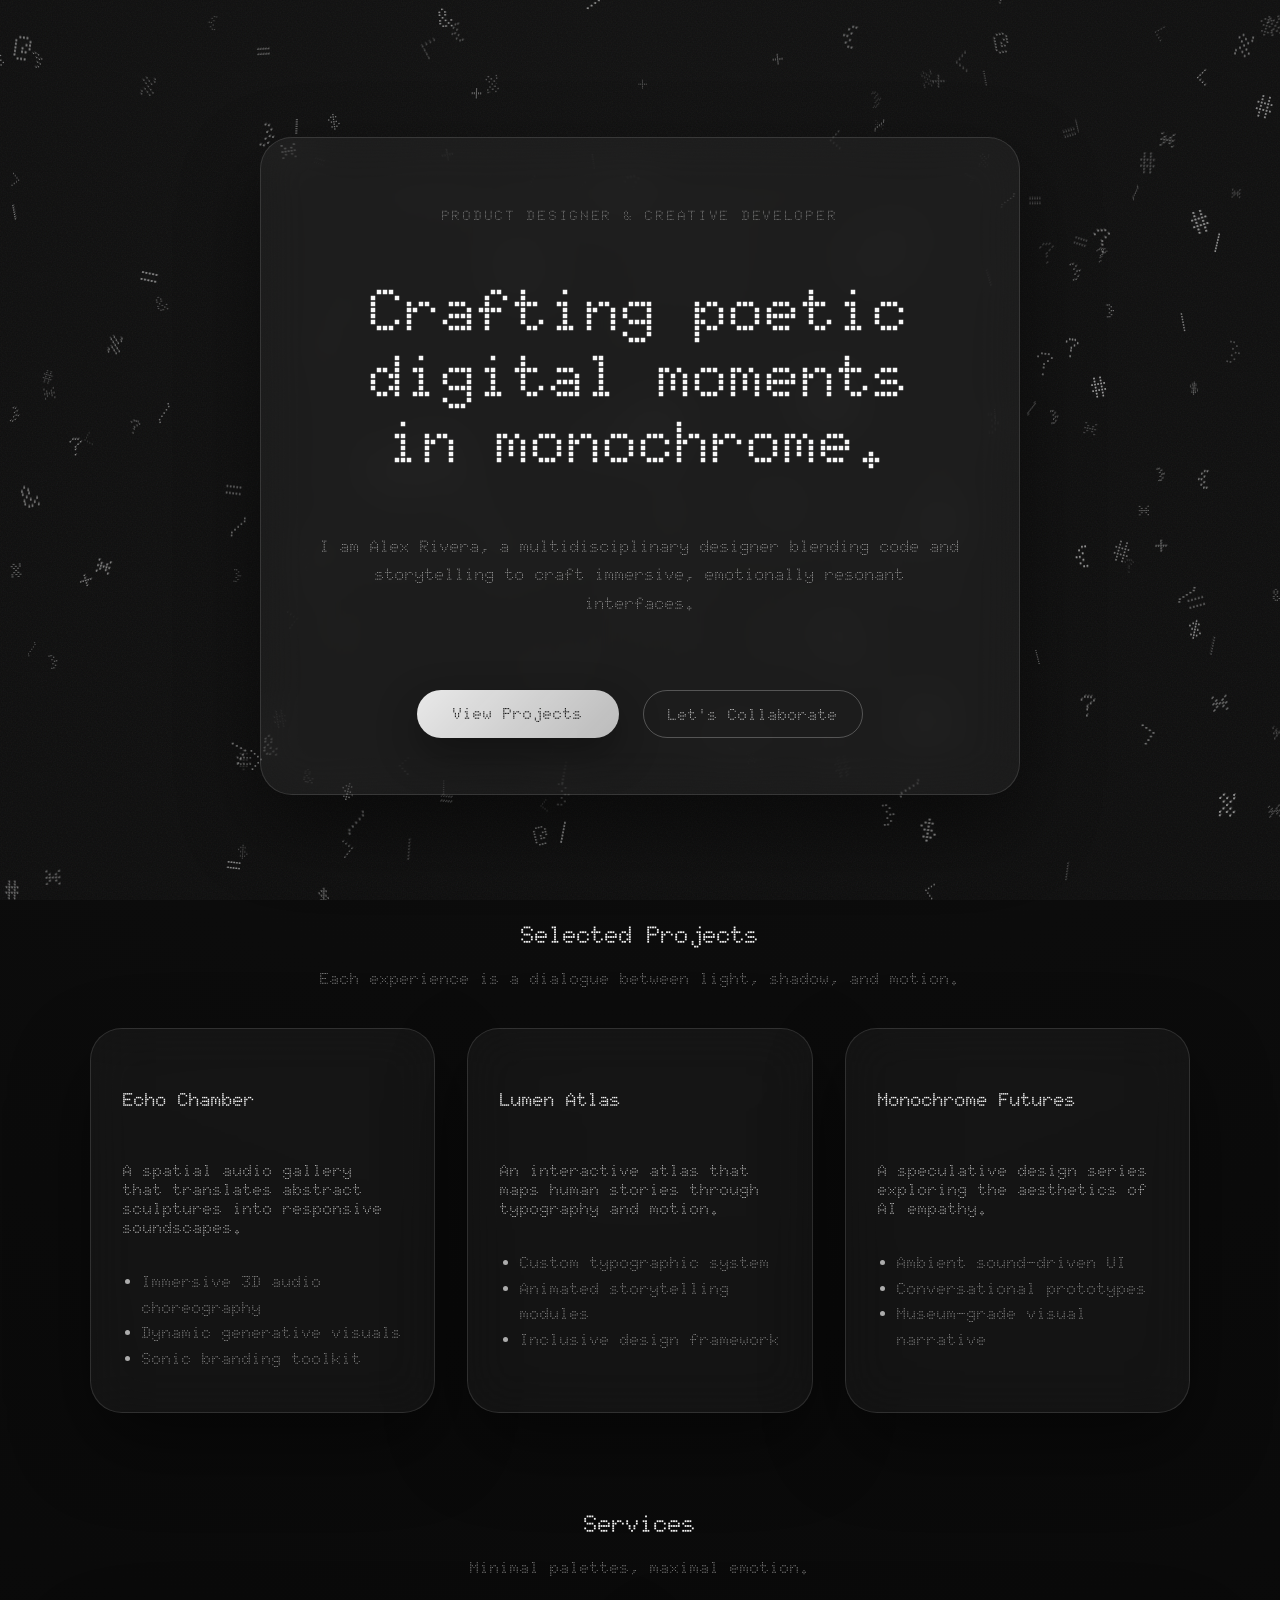
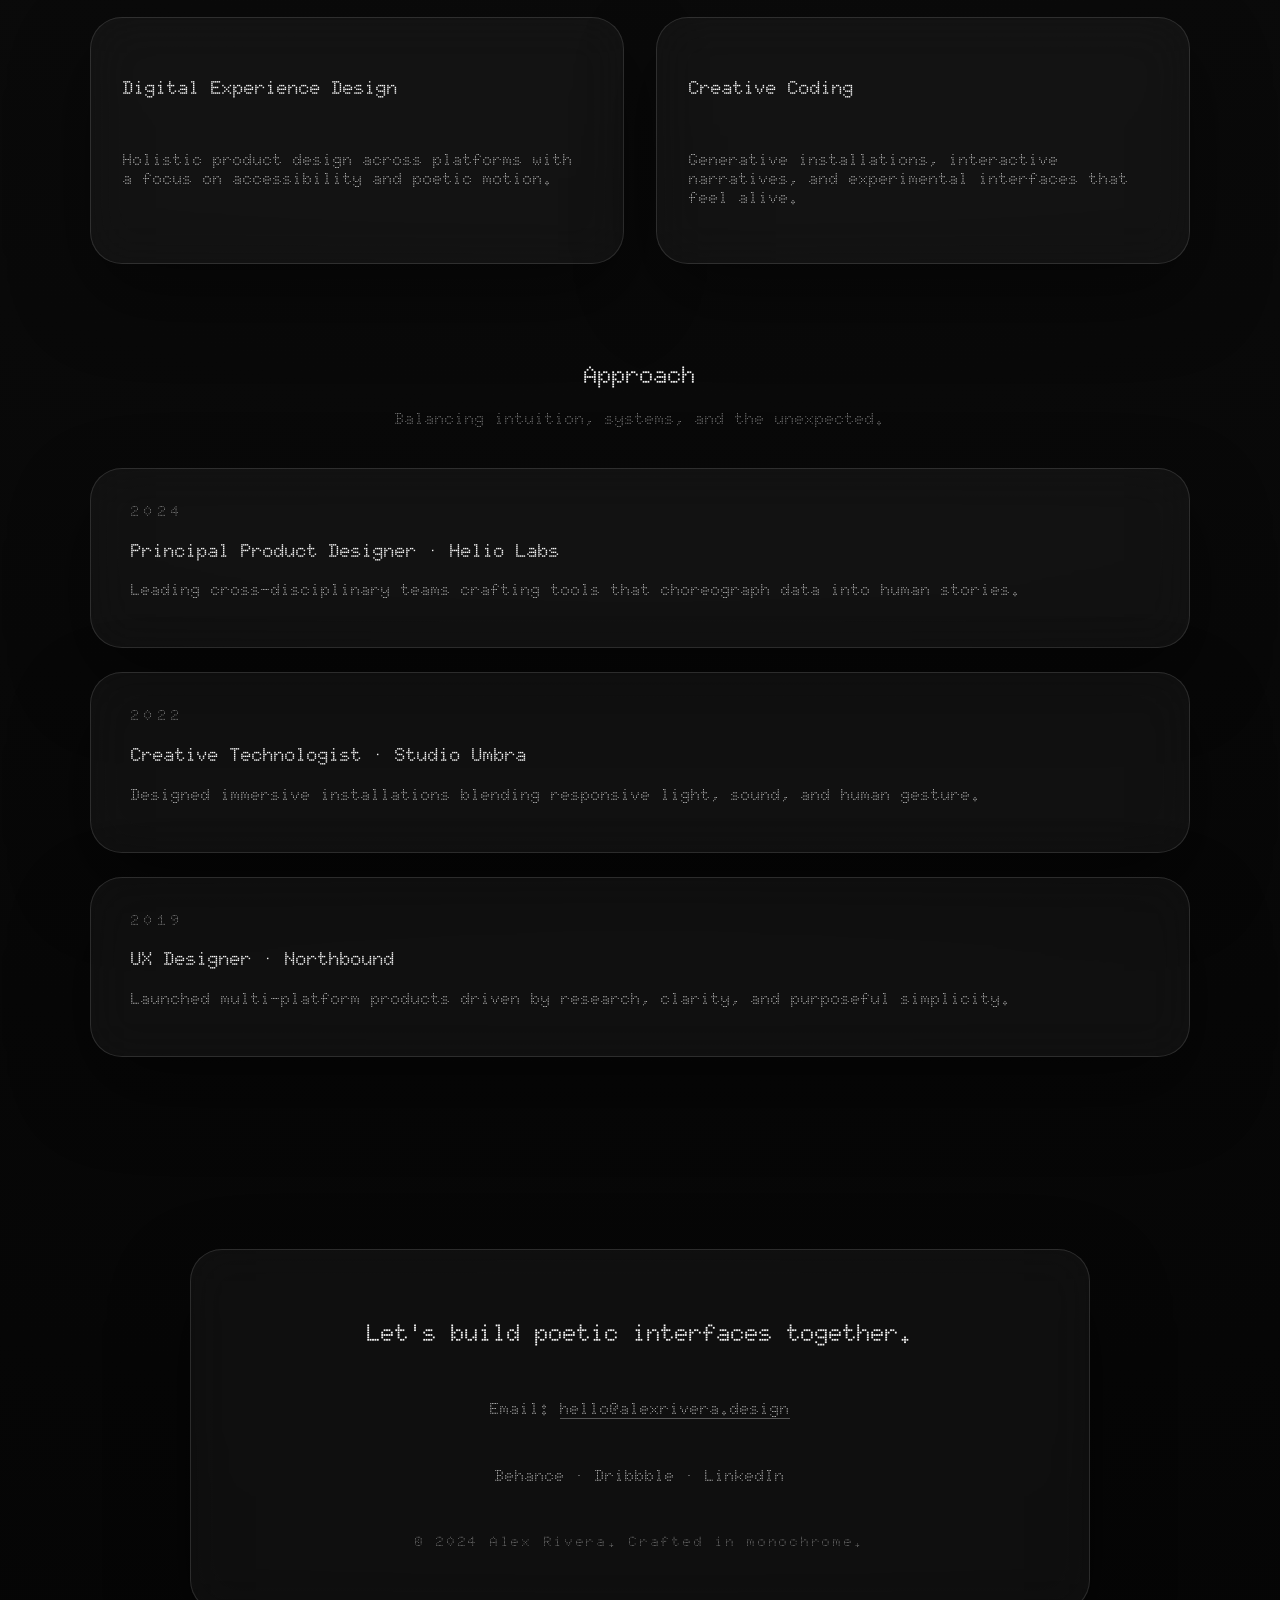
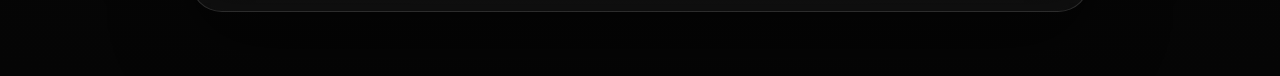
<file: index.html>
<!DOCTYPE html>
<html lang="en">
<head>
  <meta charset="UTF-8" />
  <meta name="viewport" content="width=device-width, initial-scale=1.0" />
  <title>Monochrome Portfolio</title>
  <link rel="preconnect" href="https://fonts.googleapis.com" />
  <link rel="preconnect" href="https://fonts.gstatic.com" crossorigin />
  <link href="https://fonts.googleapis.com/css2?family=Doto:wght@300;400;500;600&display=swap" rel="stylesheet" />
  <link rel="stylesheet" href="styles.css" />
</head>
<body>
  <canvas id="asciiCanvas" aria-hidden="true"></canvas>
  <div class="noise-overlay" aria-hidden="true"></div>

  <header class="hero">
    <div class="hero__content glass">
      <p class="hero__tag">Product Designer &amp; Creative Developer</p>
      <h1>Crafting poetic digital moments in monochrome.</h1>
      <p class="hero__summary">
        I am Alex Rivera, a multidisciplinary designer blending code and storytelling to craft immersive, emotionally resonant interfaces.
      </p>
      <div class="hero__cta">
        <a class="btn" href="#projects">View Projects</a>
        <a class="link" href="#contact">Let&apos;s Collaborate</a>
      </div>
    </div>
  </header>

  <main>
    <section id="projects" class="section">
      <div class="section__header">
        <h2>Selected Projects</h2>
        <p class="section__subtitle">Each experience is a dialogue between light, shadow, and motion.</p>
      </div>
      <div class="grid">
        <article class="card glass">
          <h3>Echo Chamber</h3>
          <p>A spatial audio gallery that translates abstract sculptures into responsive soundscapes.</p>
          <ul>
            <li>Immersive 3D audio choreography</li>
            <li>Dynamic generative visuals</li>
            <li>Sonic branding toolkit</li>
          </ul>
        </article>
        <article class="card glass">
          <h3>Lumen Atlas</h3>
          <p>An interactive atlas that maps human stories through typography and motion.</p>
          <ul>
            <li>Custom typographic system</li>
            <li>Animated storytelling modules</li>
            <li>Inclusive design framework</li>
          </ul>
        </article>
        <article class="card glass">
          <h3>Monochrome Futures</h3>
          <p>A speculative design series exploring the aesthetics of AI empathy.</p>
          <ul>
            <li>Ambient sound-driven UI</li>
            <li>Conversational prototypes</li>
            <li>Museum-grade visual narrative</li>
          </ul>
        </article>
      </div>
    </section>

    <section id="services" class="section">
      <div class="section__header">
        <h2>Services</h2>
        <p class="section__subtitle">Minimal palettes, maximal emotion.</p>
      </div>
      <div class="grid grid--two">
        <article class="card glass">
          <h3>Digital Experience Design</h3>
          <p>Holistic product design across platforms with a focus on accessibility and poetic motion.</p>
        </article>
        <article class="card glass">
          <h3>Creative Coding</h3>
          <p>Generative installations, interactive narratives, and experimental interfaces that feel alive.</p>
        </article>
      </div>
    </section>

    <section id="about" class="section">
      <div class="section__header">
        <h2>Approach</h2>
        <p class="section__subtitle">Balancing intuition, systems, and the unexpected.</p>
      </div>
      <div class="timeline">
        <div class="timeline__item glass">
          <span class="timeline__year">2024</span>
          <h3>Principal Product Designer · Helio Labs</h3>
          <p>Leading cross-disciplinary teams crafting tools that choreograph data into human stories.</p>
        </div>
        <div class="timeline__item glass">
          <span class="timeline__year">2022</span>
          <h3>Creative Technologist · Studio Umbra</h3>
          <p>Designed immersive installations blending responsive light, sound, and human gesture.</p>
        </div>
        <div class="timeline__item glass">
          <span class="timeline__year">2019</span>
          <h3>UX Designer · Northbound</h3>
          <p>Launched multi-platform products driven by research, clarity, and purposeful simplicity.</p>
        </div>
      </div>
    </section>
  </main>

  <footer id="contact" class="footer glass">
    <div class="footer__content">
      <h2>Let&apos;s build poetic interfaces together.</h2>
      <p>Email: <a href="mailto:hello@alexrivera.design">hello@alexrivera.design</a></p>
      <p>Behance · Dribbble · LinkedIn</p>
    </div>
    <p class="footer__note">© 2024 Alex Rivera. Crafted in monochrome.</p>
  </footer>

  <script src="script.js"></script>
</body>
</html>
</file>
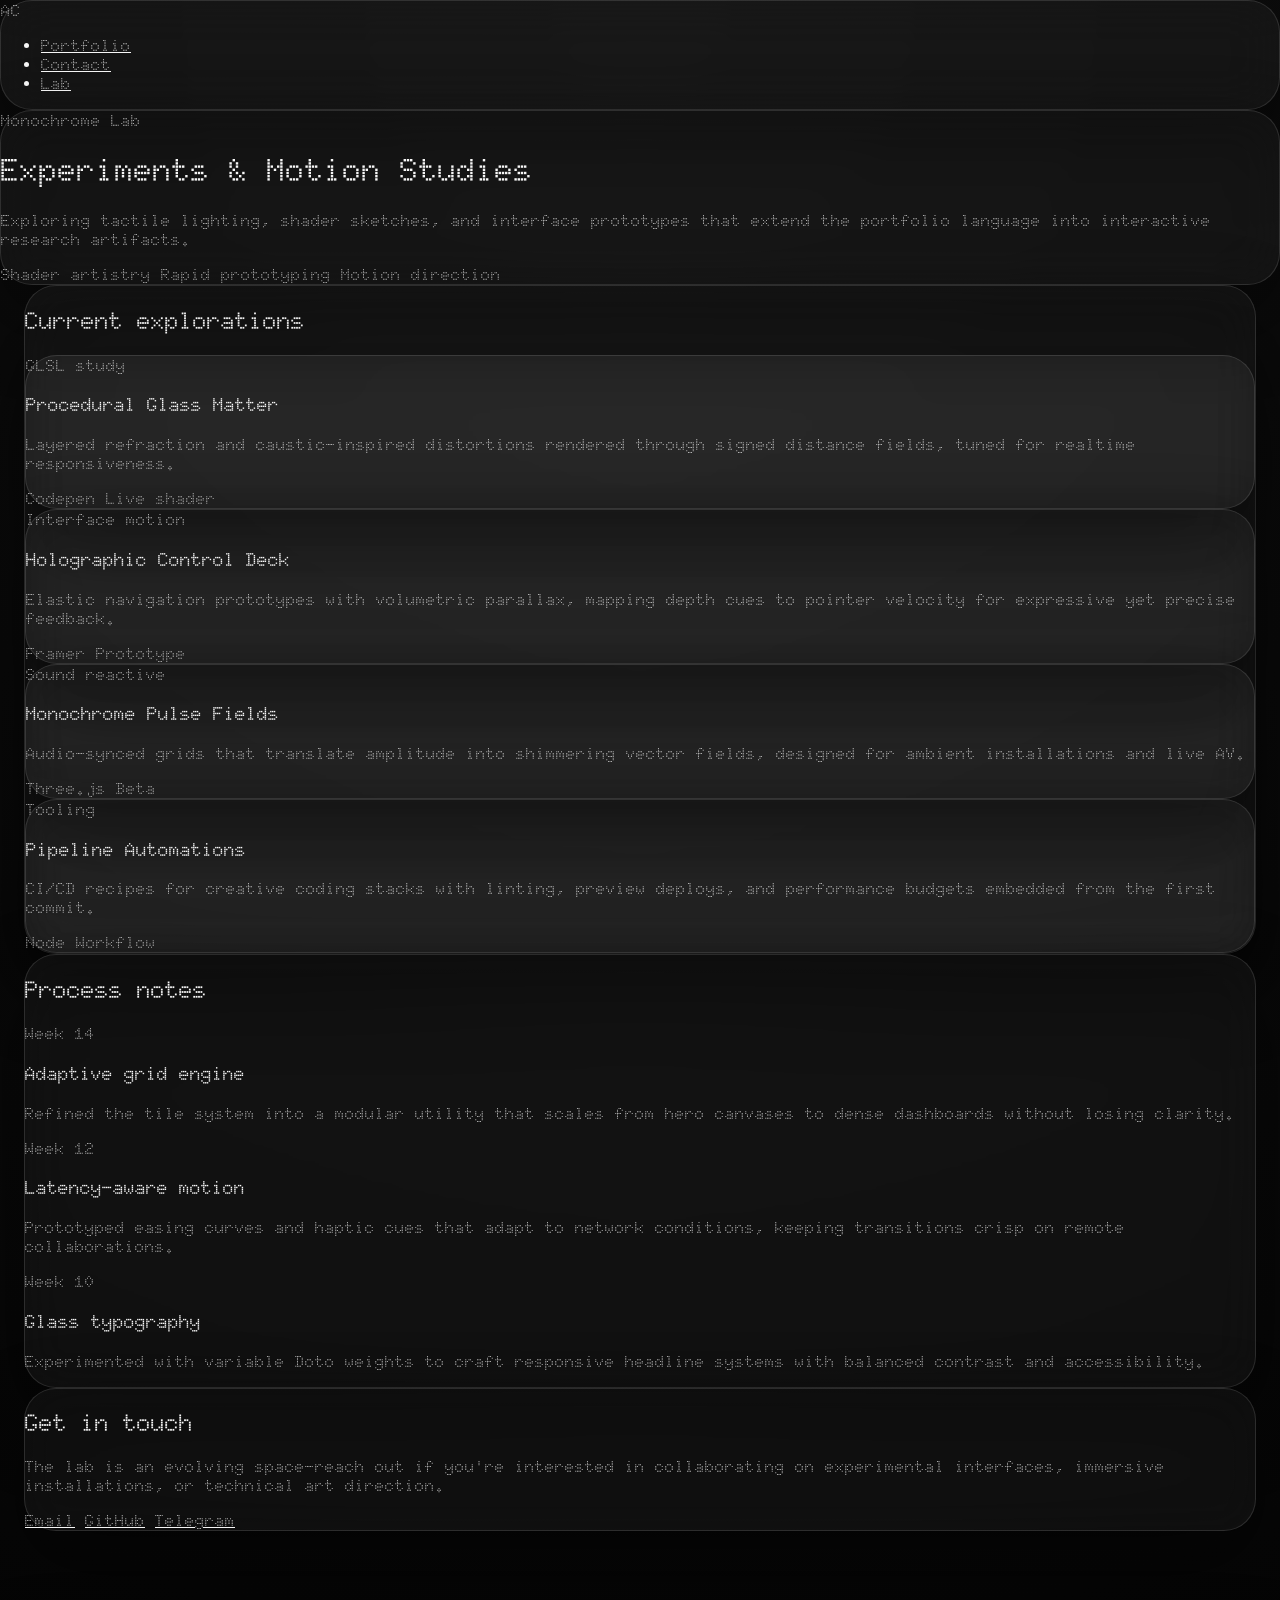
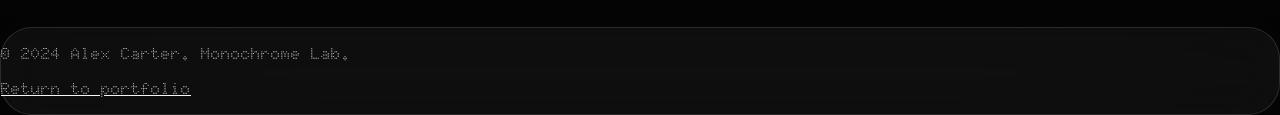
<file: lab.html>
<!DOCTYPE html>
<html lang="en">
<head>
  <meta charset="UTF-8" />
  <meta name="viewport" content="width=device-width, initial-scale=1.0" />
  <title>Monochrome Lab — Alex Carter</title>
  <link rel="preconnect" href="https://fonts.googleapis.com">
  <link rel="preconnect" href="https://fonts.gstatic.com" crossorigin>
  <link href="https://fonts.googleapis.com/css2?family=Doto:wght@100..900&display=swap" rel="stylesheet">
  <link rel="preconnect" href="https://fonts.googleapis.com">
  <link rel="preconnect" href="https://fonts.gstatic.com" crossorigin>
  <link href="https://fonts.googleapis.com/css2?family=DotGothic16&display=swap" rel="stylesheet">
  <link rel="stylesheet" href="styles.css" />
</head>
<body class="lab">
  <div class="grid-bg"></div>
  <nav class="glass site-nav" aria-label="Secondary">
    <span class="site-nav__brand doto-700" aria-hidden="true">AC</span>
    <ul class="site-nav__list dotgothic16-regular">
      <li class="site-nav__item"><a class="site-nav__link" href="index.html">Portfolio</a></li>
      <li class="site-nav__item"><a class="site-nav__link" href="index.html#contact">Contact</a></li>
      <li class="site-nav__item"><a class="site-nav__link is-active" href="lab.html">Lab</a></li>
    </ul>
  </nav>

  <header class="glass lab-hero">
    <span class="lab-hero__kicker dotgothic16-regular">Monochrome Lab</span>
    <h1 class="lab-hero__title doto-900">Experiments &amp; Motion Studies</h1>
    <p class="lab-hero__description dotgothic16-regular">
      Exploring tactile lighting, shader sketches, and interface prototypes that extend the portfolio language into interactive research artifacts.
    </p>
    <div class="lab-hero__meta dotgothic16-regular">
      <span>Shader artistry</span>
      <span>Rapid prototyping</span>
      <span>Motion direction</span>
    </div>
  </header>

  <main class="lab-main">
    <section class="glass lab-section">
      <h2 class="lab-section__title doto-700">Current explorations</h2>
      <div class="lab-grid">
        <article class="glass lab-card">
          <span class="lab-card__kicker dotgothic16-regular">GLSL study</span>
          <h3 class="lab-card__title doto-500">Procedural Glass Matter</h3>
          <p class="lab-card__description dotgothic16-regular">
            Layered refraction and caustic-inspired distortions rendered through signed distance fields, tuned for realtime responsiveness.
          </p>
          <div class="lab-card__footer dotgothic16-regular">
            <span>Codepen</span>
            <span>Live shader</span>
          </div>
        </article>
        <article class="glass lab-card">
          <span class="lab-card__kicker dotgothic16-regular">Interface motion</span>
          <h3 class="lab-card__title doto-500">Holographic Control Deck</h3>
          <p class="lab-card__description dotgothic16-regular">
            Elastic navigation prototypes with volumetric parallax, mapping depth cues to pointer velocity for expressive yet precise feedback.
          </p>
          <div class="lab-card__footer dotgothic16-regular">
            <span>Framer</span>
            <span>Prototype</span>
          </div>
        </article>
        <article class="glass lab-card">
          <span class="lab-card__kicker dotgothic16-regular">Sound reactive</span>
          <h3 class="lab-card__title doto-500">Monochrome Pulse Fields</h3>
          <p class="lab-card__description dotgothic16-regular">
            Audio-synced grids that translate amplitude into shimmering vector fields, designed for ambient installations and live AV.
          </p>
          <div class="lab-card__footer dotgothic16-regular">
            <span>Three.js</span>
            <span>Beta</span>
          </div>
        </article>
        <article class="glass lab-card">
          <span class="lab-card__kicker dotgothic16-regular">Tooling</span>
          <h3 class="lab-card__title doto-500">Pipeline Automations</h3>
          <p class="lab-card__description dotgothic16-regular">
            CI/CD recipes for creative coding stacks with linting, preview deploys, and performance budgets embedded from the first commit.
          </p>
          <div class="lab-card__footer dotgothic16-regular">
            <span>Node</span>
            <span>Workflow</span>
          </div>
        </article>
      </div>
    </section>

    <section class="glass lab-section">
      <h2 class="lab-section__title doto-700">Process notes</h2>
      <div class="lab-chronology">
        <div class="lab-chronology__row">
          <span class="lab-chronology__time dotgothic16-regular">Week 14</span>
          <h3 class="lab-chronology__title doto-500">Adaptive grid engine</h3>
          <p class="lab-chronology__description dotgothic16-regular">
            Refined the tile system into a modular utility that scales from hero canvases to dense dashboards without losing clarity.
          </p>
        </div>
        <div class="lab-chronology__row">
          <span class="lab-chronology__time dotgothic16-regular">Week 12</span>
          <h3 class="lab-chronology__title doto-500">Latency-aware motion</h3>
          <p class="lab-chronology__description dotgothic16-regular">
            Prototyped easing curves and haptic cues that adapt to network conditions, keeping transitions crisp on remote collaborations.
          </p>
        </div>
        <div class="lab-chronology__row">
          <span class="lab-chronology__time dotgothic16-regular">Week 10</span>
          <h3 class="lab-chronology__title doto-500">Glass typography</h3>
          <p class="lab-chronology__description dotgothic16-regular">
            Experimented with variable Doto weights to craft responsive headline systems with balanced contrast and accessibility.
          </p>
        </div>
      </div>
    </section>

    <section class="glass lab-section">
      <h2 class="lab-section__title doto-700">Get in touch</h2>
      <p class="lab-hero__description dotgothic16-regular">
        The lab is an evolving space—reach out if you're interested in collaborating on experimental interfaces, immersive installations, or technical art direction.
      </p>
      <div class="lab-hero__meta dotgothic16-regular">
        <a class="site-nav__link" href="mailto:hello@alex.dev">Email</a>
        <a class="site-nav__link" href="https://github.com/alex">GitHub</a>
        <a class="site-nav__link" href="https://t.me/alex_codes">Telegram</a>
      </div>
    </section>
  </main>

  <footer class="glass lab-footer dotgothic16-regular">
    <p>© 2024 Alex Carter. Monochrome Lab.</p>
    <p><a class="site-nav__link" href="index.html">Return to portfolio</a></p>
  </footer>
</body>
</html>
</file>
<file: styles.css>
:root {
  color-scheme: dark;
  --bg: #050505;
  --fg: #f7f7f7;
  --muted: rgba(255, 255, 255, 0.65);
  --glass: rgba(255, 255, 255, 0.04);
  --border: rgba(255, 255, 255, 0.12);
}

* {
  box-sizing: border-box;
}

body {
  margin: 0;
  font-family: 'Doto', sans-serif;
  background: radial-gradient(circle at top, #0f0f0f, var(--bg));
  color: var(--fg);
  min-height: 100vh;
  overflow-x: hidden;
  position: relative;
}

a {
  color: inherit;
}

canvas#asciiCanvas {
  position: fixed;
  top: 0;
  left: 0;
  width: 100vw;
  height: 100vh;
  z-index: -2;
  mix-blend-mode: screen;
}

.noise-overlay {
  position: fixed;
  inset: 0;
  z-index: -1;
  pointer-events: none;
  background-image: url('data:image/svg+xml,%3Csvg xmlns="http://www.w3.org/2000/svg" width="100" height="100" viewBox="0 0 100 100"%3E%3Cfilter id="n" x="0" y="0" width="100%25" height="100%25"%3E%3CfeTurbulence type="fractalNoise" baseFrequency="0.8" numOctaves="3" stitchTiles="stitch"/%3E%3C/filter%3E%3Crect width="100" height="100" filter="url(%23n)" opacity="0.12"/%3E%3C/svg%3E');
  opacity: 0.45;
}

.hero {
  min-height: 100vh;
  display: flex;
  align-items: center;
  justify-content: center;
  padding: 8rem 1.5rem 6rem;
}

.hero__content {
  max-width: 760px;
  padding: 3.5rem;
  display: grid;
  text-align: center;
  gap: 1.5rem;
}

.hero__tag {
  letter-spacing: 0.2em;
  text-transform: uppercase;
  color: var(--muted);
  font-size: 0.85rem;
}

.hero h1 {
  font-size: clamp(2.5rem, 5vw, 3.75rem);
  margin: 1rem 0;
  line-height: 1.1;
}

.hero__summary {
  color: var(--muted);
  font-size: 1.05rem;
  line-height: 1.7;
}

.hero__cta {
  display: flex;
  justify-content: center;
  gap: 1.5rem;
  flex-wrap: wrap;
  margin-top: 2rem;
}

.btn {
  background: linear-gradient(135deg, rgba(255, 255, 255, 0.9), rgba(255, 255, 255, 0.7));
  color: #090909;
  padding: 0.85rem 2.25rem;
  border-radius: 999px;
  text-decoration: none;
  font-weight: 600;
  box-shadow: 0 16px 40px rgba(0, 0, 0, 0.35);
  transition: transform 0.4s ease, box-shadow 0.4s ease;
}

.btn:hover {
  transform: translateY(-4px) scale(1.02);
  box-shadow: 0 24px 60px rgba(0, 0, 0, 0.45);
}

.link {
  text-decoration: none;
  color: var(--fg);
  padding: 0.85rem 1.5rem;
  border-radius: 999px;
  border: 1px solid rgba(255, 255, 255, 0.25);
  transition: border 0.3s ease, transform 0.3s ease;
}

.link:hover {
  border-color: rgba(255, 255, 255, 0.55);
  transform: translateY(-2px);
}

main {
  padding: 0 1.5rem 6rem;
}

.section {
  max-width: 1100px;
  margin: 0 auto 6rem;
}

.section__header {
  margin-bottom: 2.5rem;
  text-align: center;
}

.section__subtitle {
  color: var(--muted);
}

.grid {
  display: grid;
  gap: 2rem;
  grid-template-columns: repeat(auto-fit, minmax(280px, 1fr));
}

.grid--two {
  grid-template-columns: repeat(auto-fit, minmax(320px, 1fr));
}

.card {
  padding: 2.5rem 2rem;
  display: flex;
  flex-direction: column;
  gap: 1rem;
  transition: transform 0.4s ease, border 0.4s ease;
}

.card:hover {
  transform: translateY(-6px);
  border-color: rgba(255, 255, 255, 0.25);
}

.card ul {
  margin: 0;
  padding-left: 1.2rem;
  color: var(--muted);
  line-height: 1.6;
}

.timeline {
  display: grid;
  gap: 1.5rem;
}

.timeline__item {
  padding: 2rem 2.5rem;
  position: relative;
}

.timeline__year {
  font-size: 0.9rem;
  letter-spacing: 0.3em;
  text-transform: uppercase;
  color: var(--muted);
}

.footer {
  margin: 0 auto 4rem;
  max-width: 900px;
  padding: 3rem 2.5rem;
  text-align: center;
}

.footer__content {
  display: grid;
  gap: 1rem;
}

.footer a {
  color: inherit;
  text-decoration: none;
  border-bottom: 1px solid rgba(255, 255, 255, 0.3);
}

.footer a:hover {
  border-color: rgba(255, 255, 255, 0.6);
}

.footer__note {
  margin-top: 2rem;
  font-size: 0.85rem;
  letter-spacing: 0.2em;
  color: var(--muted);
}

.glass {
  background: var(--glass);
  border: 1px solid var(--border);
  border-radius: 32px;
  backdrop-filter: blur(24px);
  -webkit-backdrop-filter: blur(24px);
  box-shadow: 0 32px 80px rgba(0, 0, 0, 0.45);
}

@media (max-width: 720px) {
  .hero__content {
    padding: 2.5rem 2rem;
  }

  .card {
    padding: 2rem 1.75rem;
  }

  .timeline__item {
    padding: 1.75rem 2rem;
  }
}

@media (prefers-reduced-motion: reduce) {
  * {
    animation-duration: 0.01ms !important;
    animation-iteration-count: 1 !important;
    transition-duration: 0.01ms !important;
    scroll-behavior: auto !important;
  }
}
</file>
